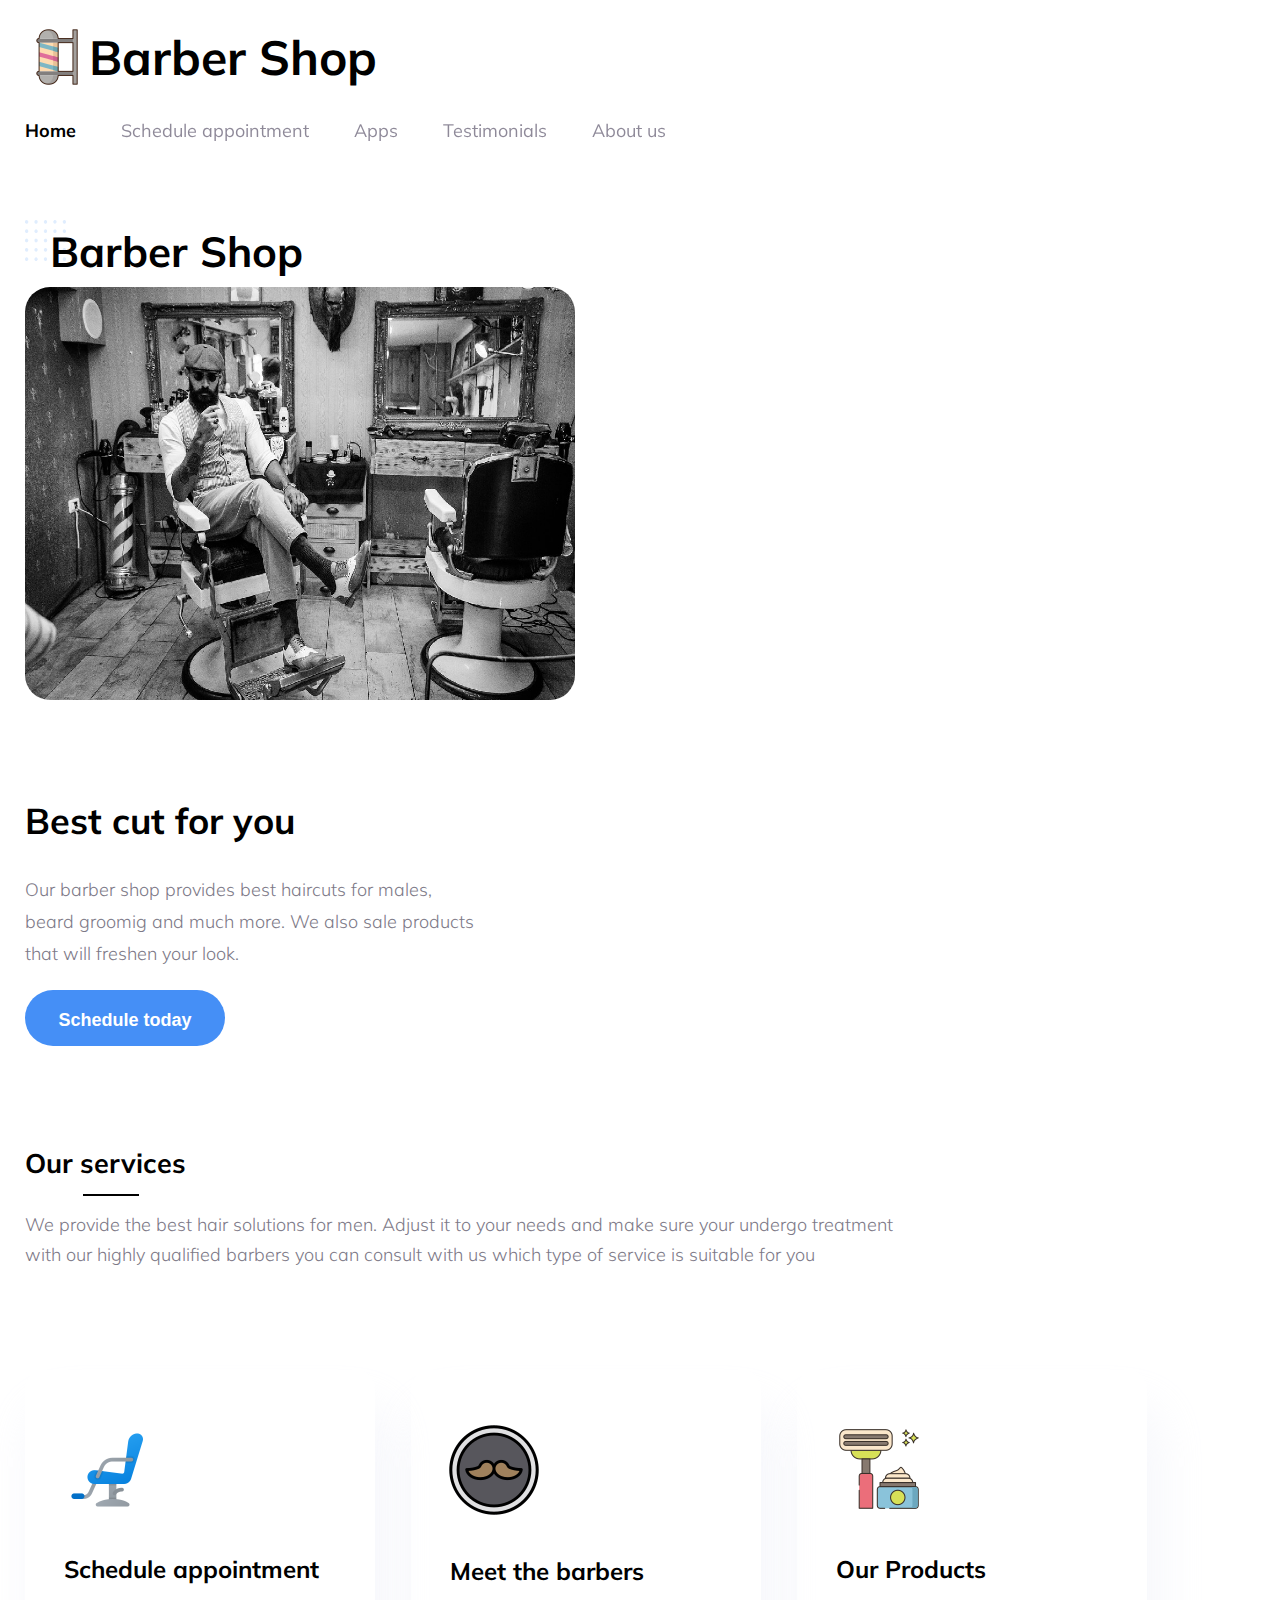
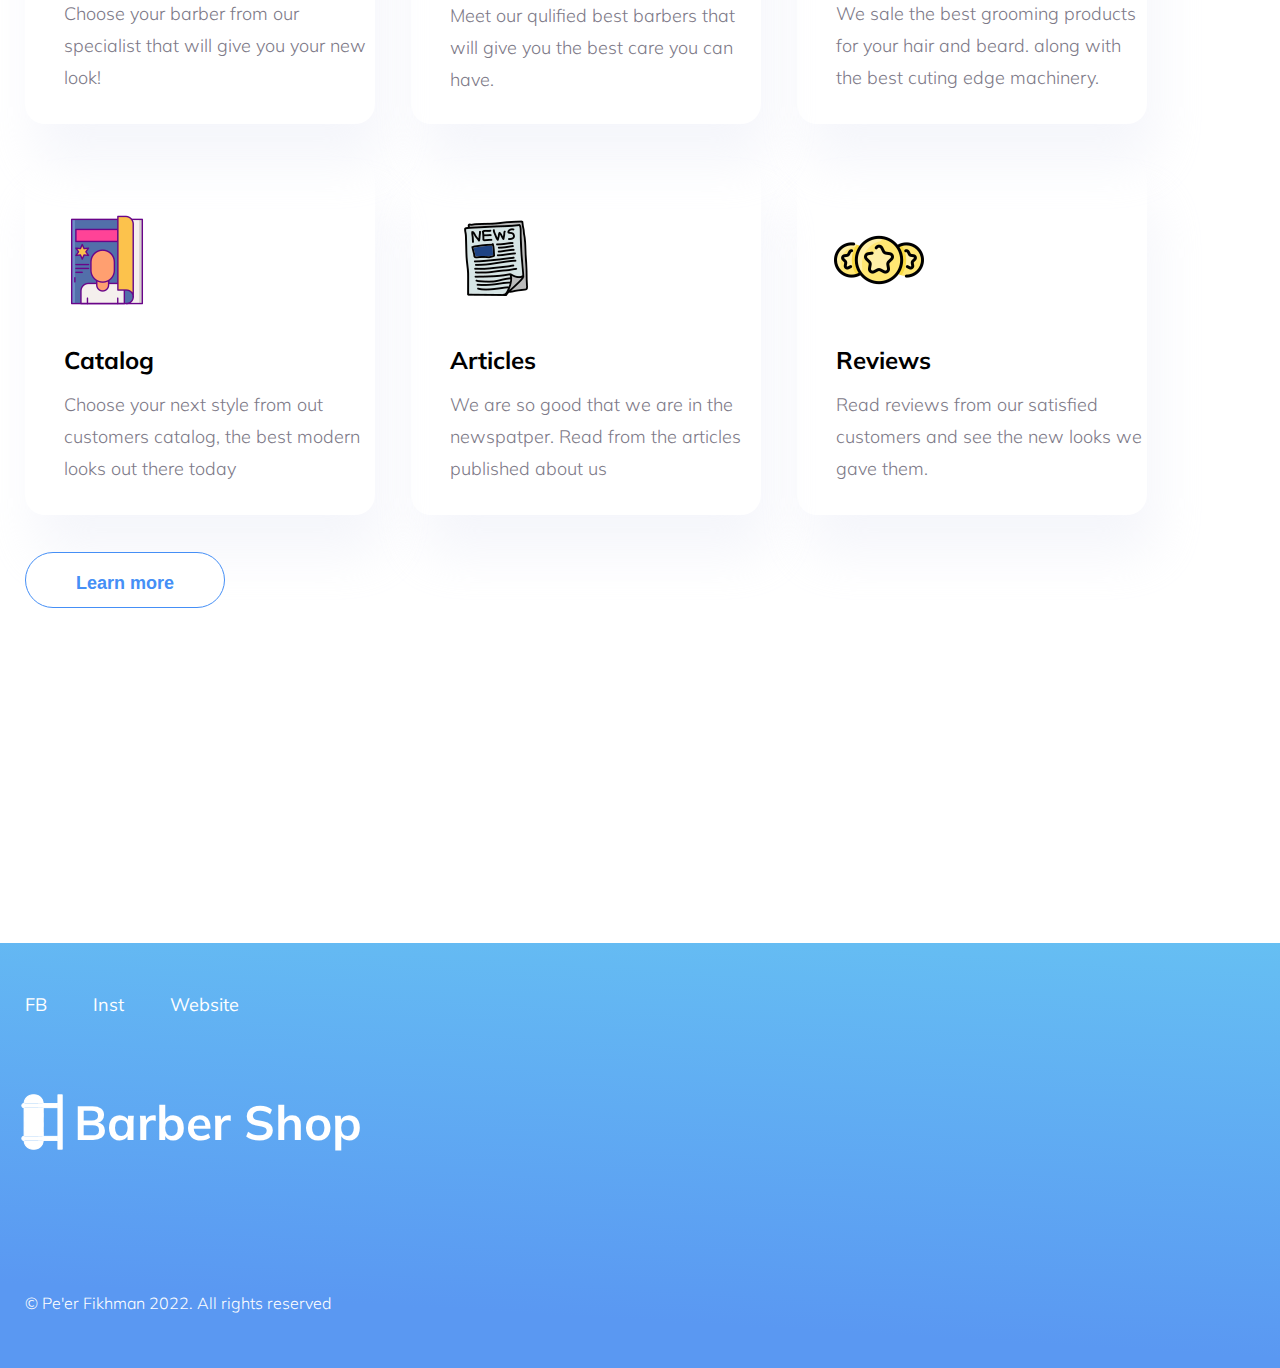
<file: index.html>
<!DOCTYPE html>
<html>
  <head>
    <meta charset="UTF-8" />
    <meta name="viewport" content="width=device-width, initial-scale=1.0" />
    <link rel="stylesheet" href="css/style.css" />
    <link rel="stylesheet" href="https://fonts.googleapis.com/css?family=Mulish">
    <link rel="icon" type="image/x-icon" href="/./Ex2/images/favicon.ico">
    <title>Home</title>
  </head>

  <body>
    <header>
      <a href="#" id="logo">
        <img src="./images/logo.png" title="Barber Shop" alt="Barber Shop"/>
        <h1>Barber Shop</h1> 
      </a>
    </header>

    <nav class = "link_nav">
      <a href="#" id="selected" >Home</a>
      <a href="#">Schedule appointment </a>
      <a href="#">Apps</a>
      <a href="./testimonials.html" >Testimonials</a>
      <a href="#" >About us</a>
    </nav>

    <main>
      <section id="main_title">
      <img src="./images/Group.png" alt="" >
      <h1>Barber Shop</h1>
      </section>
      
      <img
        src="./images/main_img.png"
        alt=""
        class="img_main"
      />

      <section id="first_p">
      <h2>Best cut for you</h2>
      <p>
        Our barber shop provides best haircuts for males, <br />
        beard groomig and much more. We also sale products <br />
        that will freshen your look.
      </p>

      <button class="bottom_main">Schedule today</button style>
    </section>

     
    <section id="our_services">
      <h2>Our services</h2>
      <div class="line_black"></div>
      <p>
        We provide the best hair solutions for men. Adjust it to your
        needs and make sure your undergo treatment<br />
        with our highly qualified barbers you can consult with us which type of
        service is suitable for you
      </p>
    </section>

<section id="flouting_cubes">
<div class = "outter_cube">
  <div class = "inner_cube">

      <article>
        <img src="./images/chair.png" title="" alt="">
        <h3>Schedule appointment</h3>
        <p>
          Choose your barber from our specialist that will give you your new look!
        </p>
    </article>

      <article>
        <img src="./images/barbers.png" alt=""/>
        <h3>Meet the barbers</h3>
        <p>
         Meet our qulified best barbers that will give you the best care you can have.
        </p>
      </article>


      <article>
        <img src="./images/products.png" alt=""/>
        <h3>Our Products</h3>
        <p>
          We sale the best grooming products for your hair and beard. along with the best cuting edge machinery.
        </p>    
      </article>

    </div>

    <div class = "inner_cube">
      <article>
        <img src="./images/catalog.png" alt="" />
        <h3>Catalog</h3>
        <p>
          Choose your next style from out customers catalog, the best modern looks out there today
        </p>
      </article >


      <article>
        <img src="./images/news.png" alt="" />
        <h3>Articles</h3>
        <p>
          We are so good that we are in the newspatper. Read from the articles published about us
        </p>
      </article>


      <article>
        <img src="./images/review.png" alt="" />
        <h3>Reviews</h3>
        <p>
          Read reviews from our satisfied customers and see the new looks we gave them.
        </p>
      </article> 

        </div>
      </div>
      </section>

      

      <button class="bottom_sec">Learn more</button>

</main>


    <footer>
      <nav>
      <a href="#">FB</a>
      <a href="#">Inst</a>
      <a href="#">Website</a>
      </nav>

      <a href="#" id="logo">
        <img src="./images/logo.png" />
        <h1>Barber Shop</h1> 
      </a>
      <p> &copy; Pe'er Fikhman 2022. All rights reserved</p>
    </footer>


  </body>
</html>
</file>
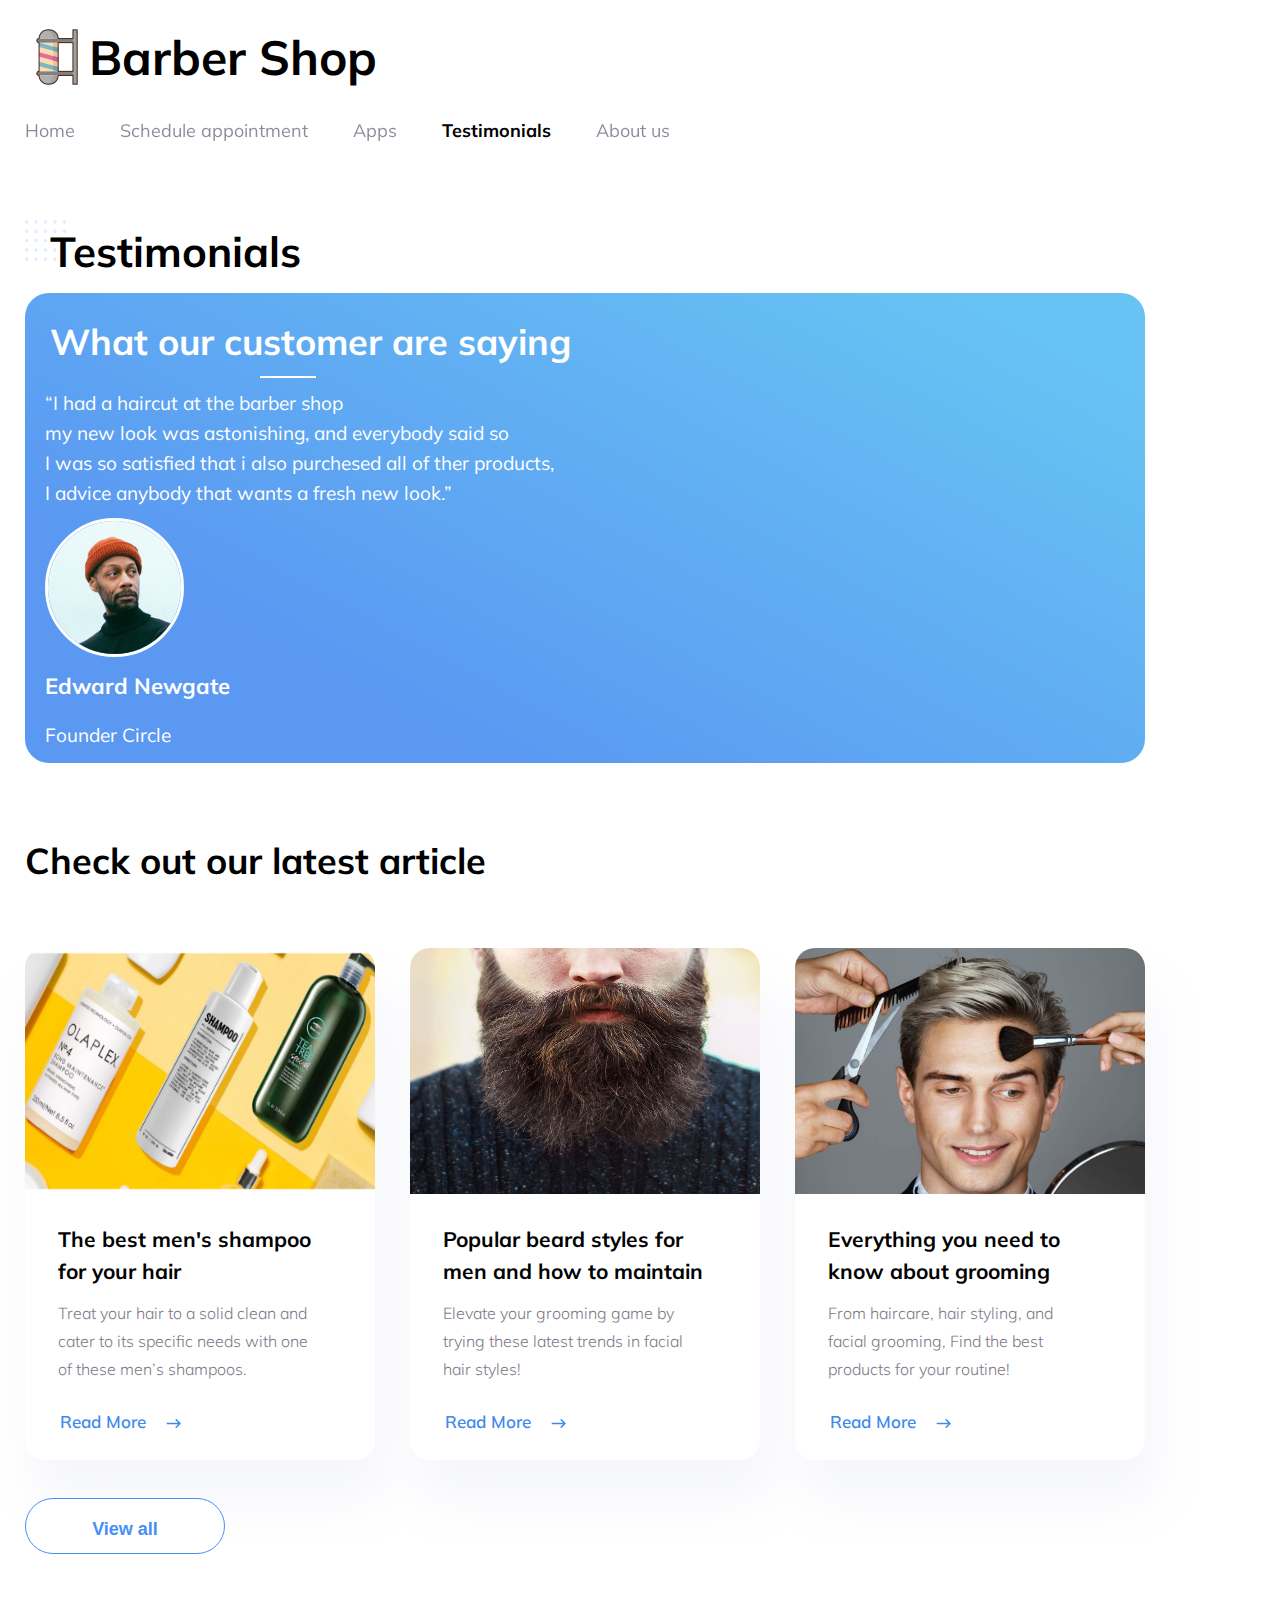
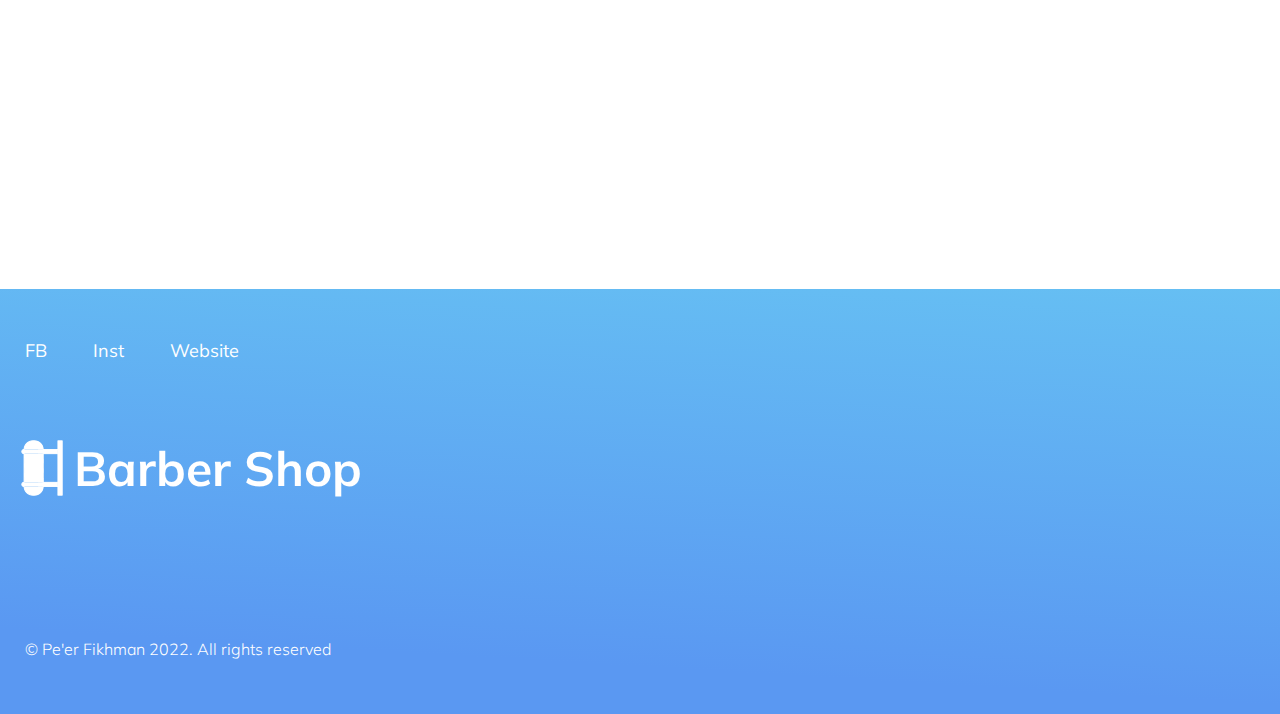
<file: testimonials.html>
<!DOCTYPE html>
<head>
    <meta charset="UTF-8" />
    <meta name="viewport" content="width=device-width, initial-scale=1.0" />
    <link rel="stylesheet" href="css/style.css" />
    <link rel="stylesheet" href="https://fonts.googleapis.com/css?family=Mulish">
    <link rel="icon" type="image/x-icon" href="/./Ex2/images/favicon.ico">

    <title>Testimonials</title>
  </head>
<body>
    <header>
        <a href="./index.html" id="logo">
          <img src="./images/logo.png" />
          <h1>Barber Shop</h1> 
        </a>
      </header>
  
      <nav class = "link_nav">
        <a href="./index.html"  >Home</a>
        <a href="#">Schedule appointment </a>
        <a href="#">Apps</a>
        <a href="#" id="selected">Testimonials</a>
        <a href="#" >About us</a>
      </nav>
<main>


  <section id="main_title">
      <img src="./images/Group.png" titile="Dots" alt="Dots" >
      <h1>Testimonials</h1>
      </section>

    <section id ="what_customer_say">
    <h2>What our customer are saying</h2>
    <div class="line_white"></div>
    <p>“I had a haircut at the barber shop <br>
        my new look was astonishing, and everybody said so<br>
        I was so satisfied that i also purchesed all of ther products,<br> 
        I advice anybody that wants a fresh new look.”</p>
    <img src="./images/image_test.png" title="" alt="">
    <h3>Edward Newgate</h3>
    <p>Founder Circle</p>

    </section>

<section id="latest_article">
    <h2>Check out our latest article</h2>
 <div class = "outter_cube">
    <div class = "inner_cube">
        <article>
            <img src="./images/shampoo.jpg" title="shampoo" alt="shampoo">
            <h3>The best men's shampoo
                for your hair</h3>

            <p>Treat your hair to a solid clean and cater to its  
                specific needs with one of these 
                men’s shampoos.</p>

                <a href="#">Read More 
                    <img src="./images/Vector.png" title="Read more" alt="Read more">
                </a>
        </article>
        <article>
            <img src="./images/beard.jpg" title="beard" alt="beard">
            <h3>Popular beard styles for men
                and how to maintain</h3>

            <p>Elevate your grooming game by trying  
                these latest trends in facial hair styles! </p>

                <a href="#">Read More 
                    <img src="./images/Vector.png" title="Read more" alt="Read more">
                </a>
        </article>
        <article>
            <img src="./images/grooming.jpg" title="Grooming" alt="Grooming">
            <h3>Everything you need to know
                about grooming</h3>

            <p>From haircare, hair styling, and facial grooming,
                Find the best products for your routine!
            </p>

                <a href="#">Read More 
                    <img src="./images/Vector.png" title="Read more" alt="Read more">
                </a>
        </article>

    </div>
 </div>
</section>

<button class="bottom_sec">View all</button>


</main>
<footer>
    <nav>
    <a href="#">FB</a>
    <a href="#">Inst</a>
    <a href="#">Website</a>
    </nav>

    <a href="./index.html" id="logo">
      <img src="./images/logo.png" />
      <h1>Barber Shop</h1> 
    </a>
    <p> &copy; Pe'er Fikhman 2022. All rights reserved</p>
</footer>
</body>
</html>
</file>
<file: css/style.css>
* {
  margin: 0;
  padding: 0;
}

header,
main,
nav,
section {
  display: block;
}

body {
  text-decoration: none;
  font-family: Mulish;
  font-size: 18px;
}

/* Header Style */
/*------------------------------- */
header {
  margin-top: 25px;
}

#logo {
  margin-bottom: 30px;
  margin-left: 25px;
  display: block;
  text-decoration: none;
  color: black;
  display: flex;
  align-items: center;
  font-weight: 700;
  font-size: 24px;
  line-height: 30px;
}

.link_nav {
  margin-left: 25px;
  margin-bottom: 78px;
}
.link_nav > a {
  text-decoration: none;
  font-size: 18px;
  color: #1f1534;
  opacity: 50%;
  margin-right: 40px;
}
.link_nav > a:hover {
  font-weight: bold;
  color: black;
  opacity: 100%;
}

#selected {
  font-weight: bold;
  color: black;
  opacity: 100%;
}

/* Title  Style */
/*------------------------------- */

#main_title {
  margin-left: 25px;
  margin-bottom: 14px;
}

#main_title > img {
  position: absolute;
}

#main_title > h1 {
  position: relative;
  margin-left: 25px;
  top: 5px;
  left: 0px;

  font-size: 42px;
}

/* Main Image*/
.img_main {
  margin-left: 25px;
  margin-bottom: 63px;

  max-width: 550.46px;
  max-height: 475px;

  border-radius: 25px;
}

/* First Paragraph*/
#first_p > h2 {
  font-size: 36px;
  line-height: 56px;
  margin: 25px;
}

#first_p > p {
  max-width: 693px;
  max-height: 96px;

  font-weight: 300;
  margin-top: 20px;
  margin-left: 25px;
  margin-bottom: 20px;

  line-height: 32px;

  color: #7d7987;
}

#first_p > .bottom_main {
  background-color: #458ff6;
  border-radius: 55px;
  border: none;

  color: white;
  font-weight: bold;
  text-align: center;
  font-size: 18px;
  line-height: 60px;

  width: 200px;
  height: 56px;

  margin-left: 25px;
  margin-bottom: 100px;
}
/* Our Services */
#our_services {
  margin-left: 25px;
  margin-bottom: 100px;
}

#our_services > p {
  font-weight: 300;
  font-size: 18px;
  line-height: 30px;

  color: #7d7987;
}

.line_black {
  background-color: black;
  width: 56px;
  height: 2px;

  margin-top: 14px;
  margin-left: 58px;
  margin-bottom: 14px;
}

/*Floating Cubes*/

.inner_cube {
  display: flex;
  flex-wrap: wrap;
}
.outter_cube {
  display: flex;
  flex-direction: column;
}

#flouting_cubes > .outter_cube > .inner_cube > article {
  width: 350px;
  height: 354px;
  box-shadow: 10px 40px 50px rgba(229, 233, 246, 0.4);
  border-radius: 20px;

  margin-left: 25px;
  margin-right: 11px;
  margin-bottom: 37px;
}

#flouting_cubes > .outter_cube > .inner_cube > article > img {
  margin-left: 37px;
  margin-top: 54px;
  margin-bottom: 22.41px;
}

#flouting_cubes > .outter_cube > .inner_cube > article > h3 {
  margin-left: 39px;
  margin-bottom: 1px;

  font-weight: 700;
  font-size: 24px;
  line-height: 56px;
  color: black;
}
#flouting_cubes > .outter_cube > .inner_cube > article > p {
  font-weight: 300;
  margin-left: 39px;

  line-height: 32px;

  color: #7d7987;
}

.bottom_sec {
  background-color: white;
  border-radius: 55px;
  border: 1.4px solid;
  border-color: #458ff6;

  color: #458ff6;
  text-align: center;
  font-weight: bold;
  text-align: center;
  font-size: 18px;
  line-height: 60px;

  width: 200px;
  height: 56px;

  margin-left: 25px;
}

/* Footer */
footer {
  margin-top: 335px;
  background: linear-gradient(183.41deg, #67c3f3 -8.57%, #5a98f2 82.96%);
  width: 100%;
  height: 425px;
  bottom: 0;
  display: block;
}
footer > nav {
  padding-top: 50px;
}
footer > nav > a {
  margin-top: 50px;
  margin-left: 25.01px;
  text-decoration: none;
  color: white;
  margin-right: 16px;
}
footer > img {
  margin-top: 67.97px;
  margin-left: 26.01px;
}
footer > nav > a:hover {
  margin-top: 50px;
  margin-left: 25.01px;
  text-decoration: none;
  color: white;
  margin-right: 16px;
  font-weight: bold;
}
footer > #logo {
  margin-top: 74px;
  margin-left: 10px;
  font-weight: 700;
  font-size: 24px;
  line-height: 30px;
  filter: brightness(0) invert(1);
}

footer > p {
  color: white;
  margin-left: 25px;
  margin-top: 135px;
  font-weight: 300;
  font-size: 16px;
  line-height: 28px;
}

/* Testimonials */

#what_customer_say {
  margin-left: 25px;
  margin-top: 20px;
  width: 1120px;
  height: 470px;
  background: linear-gradient(208.18deg, #67c3f3 9.05%, #5a98f2 76.74%);

  border-radius: 24px;
}

#what_customer_say > h2 {
  margin-left: 25px;
  margin-bottom: 10px;
  padding-top: 25px;

  font-weight: 700;
  font-size: 36px;
  line-height: 48px;
  color: #ffffff;
}

#what_customer_say > p {
  font-weight: 400;
  font-size: 19px;
  line-height: 30px;
  color: white;

  margin-left: 20px;
  margin-top: 10px;
  margin-bottom: 10px;
}

#what_customer_say > img {
  border-radius: 50%;
  border: 3px solid white;

  margin-left: 20px;
}

#what_customer_say > h3 {
  font-weight: 700;
  font-size: 22px;
  line-height: 48px;
  color: white;

  margin-left: 20px;
}

.line_white {
  background-color: white;
  width: 56px;
  height: 2px;

  margin-left: 235px;
}

#latest_article {
  margin-top: 70px;
  margin-left: 25px;
  margin-bottom: 38px;
}

#latest_article > h2 {
  font-weight: 700;
  font-size: 36px;
  line-height: 56px;
  color: black;
}

#latest_article > .outter_cube > .inner_cube > article {
  width: 350px;
  height: 512px;
  left: 25px;
  top: 928px;
  background: #ffffff;
  box-shadow: 10px 40px 50px rgba(229, 233, 246, 0.4);
  border-radius: 20px;
  overflow: hidden;
  margin-right: 35px;
  margin-top: 59px;
}

#latest_article > .outter_cube > .inner_cube > article > img {
  width: 369px;
  height: 246px;
}

#latest_article > .outter_cube > .inner_cube > article > h3 {
  color: black;
  font-weight: 700;
  font-size: 21px;
  line-height: 32px;
  margin: 24px 52px 12px 33px;
}
#latest_article > .outter_cube > .inner_cube > article > p {
  font-weight: 300;
  font-size: 16px;
  line-height: 28px;
  color: #7d7987;

  margin: 12px 51px 25px 33px;
}

#latest_article > .outter_cube > .inner_cube > article > a {
  text-decoration: none;
  color: #4089ed;

  font-weight: 600;
  font-size: 17px;
  line-height: 28px;
  margin-left: 35px;
}

#latest_article > .outter_cube > .inner_cube > article > a > img {
  margin-left: 15px;
}
</file>
